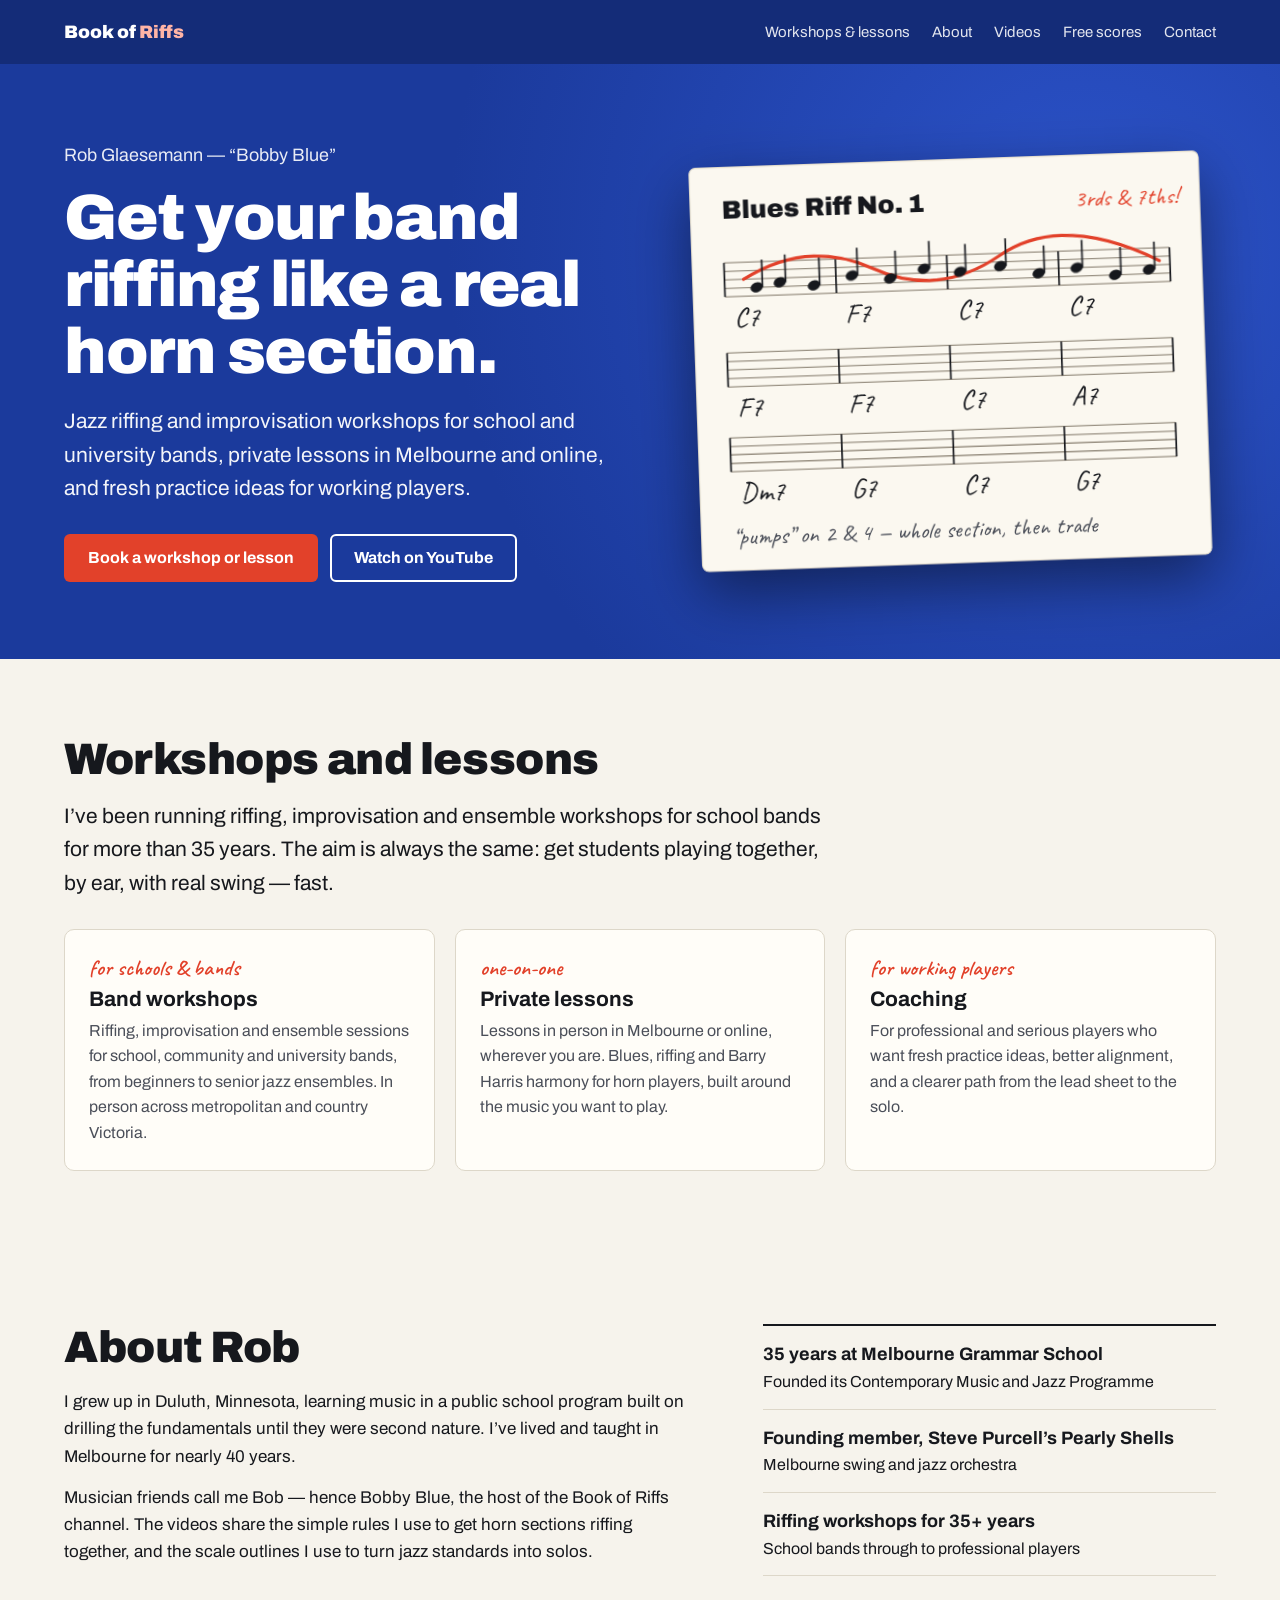
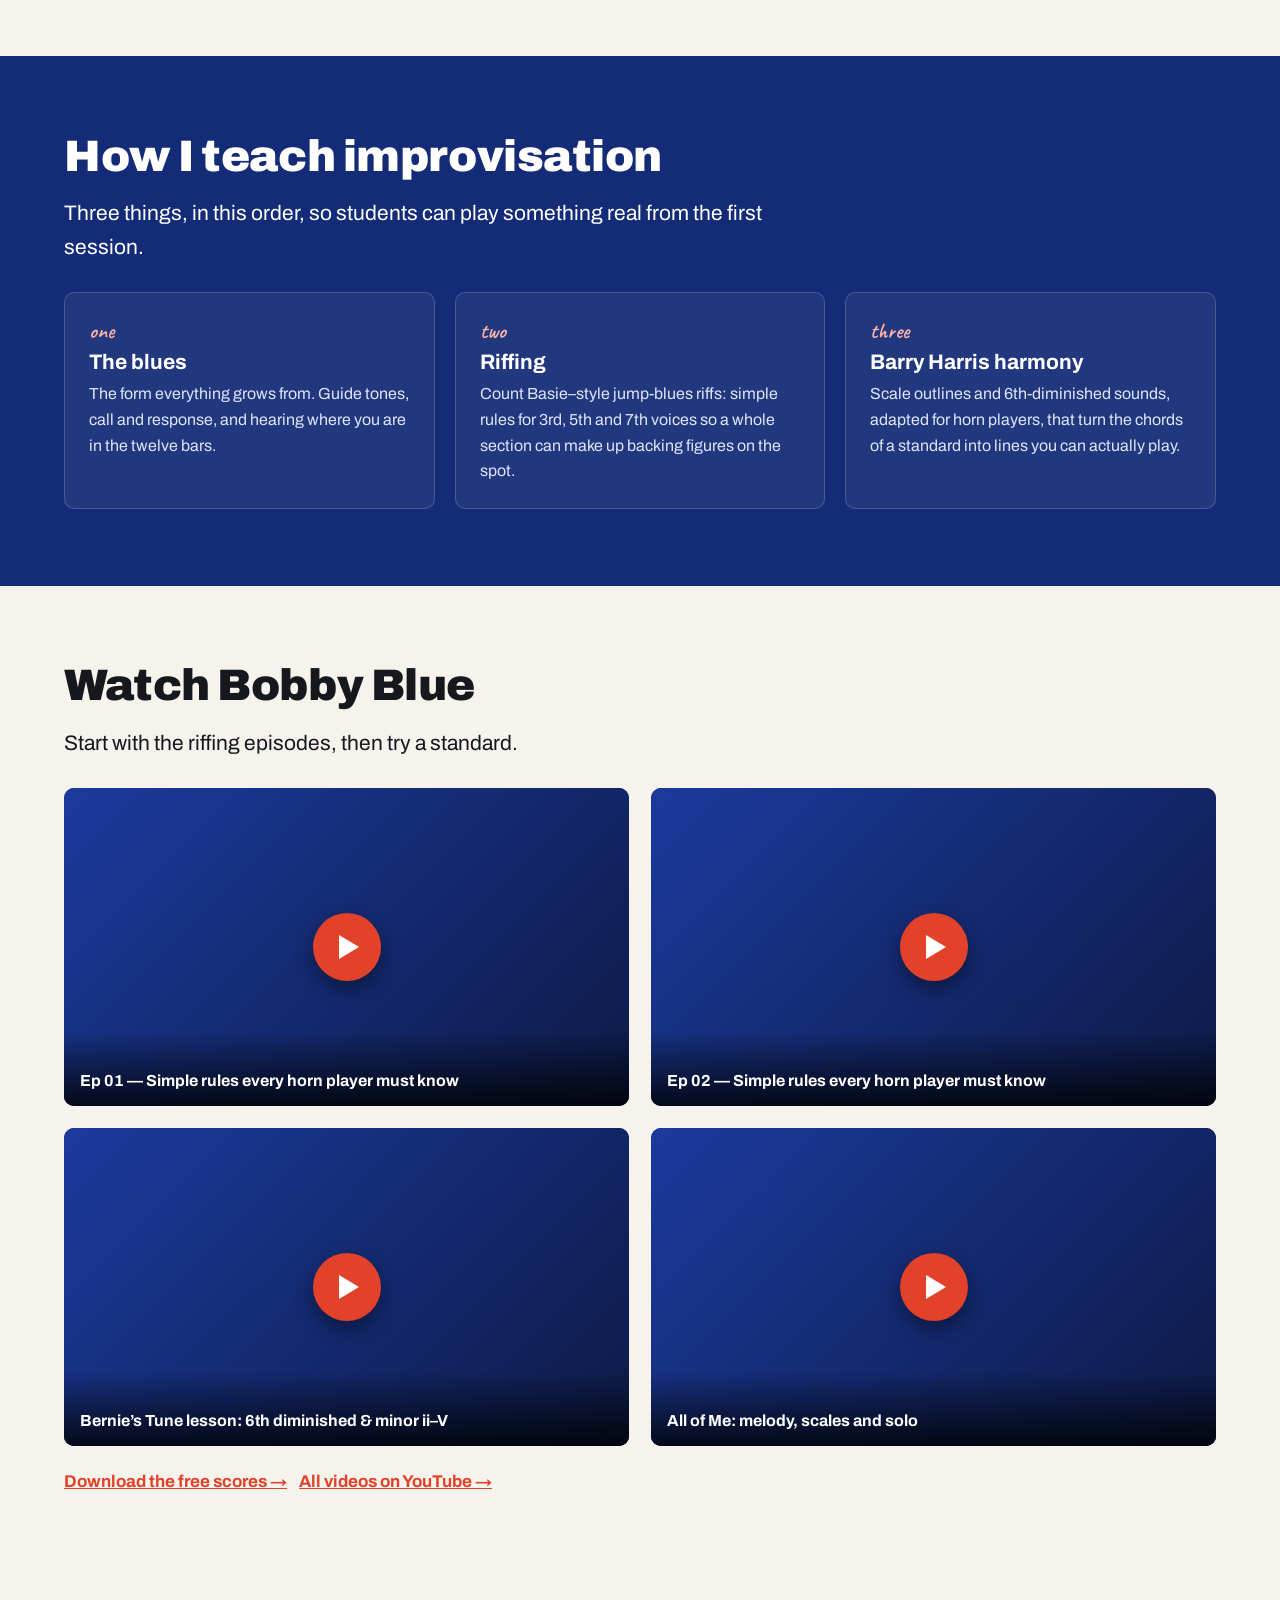
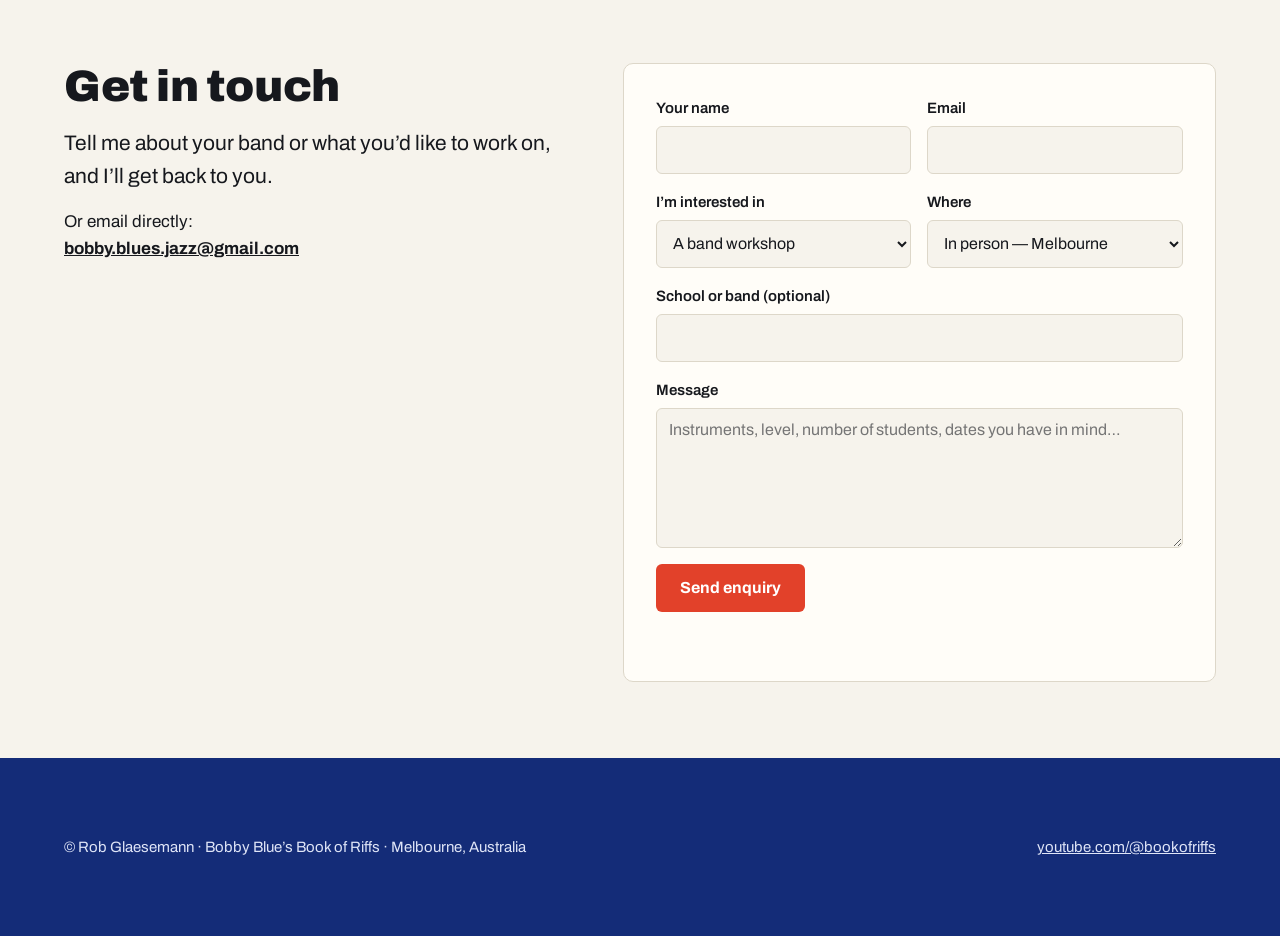
<file: index.html>
<!DOCTYPE html>
<html lang="en">
<head>
<meta charset="utf-8">
<meta name="viewport" content="width=device-width, initial-scale=1">
<title>Book of Riffs</title>
<meta name="description" content="Rob Glaesemann (Bobby Blue) — jazz riffing and improvisation workshops for school bands, private lessons in Melbourne and online, and coaching for working horn players.">
<link rel="preconnect" href="https://fonts.googleapis.com">
<link rel="preconnect" href="https://fonts.gstatic.com" crossorigin>
<link href="https://fonts.googleapis.com/css2?family=Archivo:wght@400;500;700;900&family=Caveat:wght@600&display=swap" rel="stylesheet">
<link rel="stylesheet" href="/style.css">
</head>
<body>

<nav aria-label="Main">
  <div class="wrap">
    <a class="brand" href="#top">Book of <span>Riffs</span></a>
    <a class="l" href="#offer">Workshops &amp; lessons</a>
    <a class="l" href="#about">About</a>
    <a class="l" href="#videos">Videos</a>
    <a class="l" href="/scores/">Free scores</a>
    <a class="l" href="#contact">Contact</a>
  </div>
</nav>

<header class="hero band" id="top">
  <div class="wrap">
    <div>
      <div class="who">Rob Glaesemann — “Bobby Blue”</div>
      <h1>Get your band riffing like a real horn section.</h1>
      <p class="lede">Jazz riffing and improvisation workshops for school and university bands, private lessons in Melbourne and online, and fresh practice ideas for working players.</p>
      <div class="btns">
        <a class="btn red" href="#contact">Book a workshop or lesson</a>
        <a class="btn ghost" href="https://www.youtube.com/@bookofriffs">Watch on YouTube</a>
      </div>
    </div>
    <div class="sheet" aria-hidden="true">
      <svg viewBox="0 0 500 400" role="img">
        <rect x="10" y="10" width="480" height="380" rx="6" fill="#fbf8f0"/>
        <rect x="10" y="10" width="480" height="380" rx="6" fill="none" stroke="#e3dccb"/>
        <text x="40" y="58" font-family="Archivo" font-weight="900" font-size="24" fill="#16181d">Blues Riff No. 1</text>
        <text x="470" y="58" text-anchor="end" font-family="Caveat" font-size="22" fill="#e2412a">3rds &amp; 7ths!</text>
        <g id="staves" stroke="#9a9284" stroke-width="1.2"></g>
        <g id="bars" stroke="#16181d" stroke-width="1.6"></g>
        <g id="chords" font-family="Caveat" font-size="26" fill="#16181d"></g>
        <path class="riff" d="M58 116 Q120 80 180 110 T300 102 T450 112" fill="none" stroke="#e2412a" stroke-width="3" stroke-linecap="round"/>
        <g id="notes"></g>
        <text x="40" y="366" font-family="Caveat" font-size="22" fill="#4b4f59">“pumps” on 2 &amp; 4 — whole section, then trade</text>
      </svg>
    </div>
  </div>
</header>

<main>
<section class="band" id="offer">
  <div class="wrap">
    <h2>Workshops and lessons</h2>
    <p class="lede">I’ve been running riffing, improvisation and ensemble workshops for school bands for more than 35 years. The aim is always the same: get students playing together, by ear, with real swing — fast.</p>
    <div class="grid3">
      <div class="card"><span class="tag">for schools &amp; bands</span><h3>Band workshops</h3><p>Riffing, improvisation and ensemble sessions for school, community and university bands, from beginners to senior jazz ensembles. In person across metropolitan and country Victoria.</p></div>
      <div class="card"><span class="tag">one-on-one</span><h3>Private lessons</h3><p>Lessons in person in Melbourne or online, wherever you are. Blues, riffing and Barry Harris harmony for horn players, built around the music you want to play.</p></div>
      <div class="card"><span class="tag">for working players</span><h3>Coaching</h3><p>For professional and serious players who want fresh practice ideas, better alignment, and a clearer path from the lead sheet to the solo.</p></div>
    </div>
  </div>
</section>

<section class="band about" id="about">
  <div class="wrap">
    <div>
      <h2>About Rob</h2>
      <p>I grew up in Duluth, Minnesota, learning music in a public school program built on drilling the fundamentals until they were second nature. I’ve lived and taught in Melbourne for nearly 40 years.</p>
      <p>Musician friends call me Bob — hence Bobby Blue, the host of the Book of Riffs channel. The videos share the simple rules I use to get horn sections riffing together, and the scale outlines I use to turn jazz standards into solos.</p>
    </div>
    <ul class="facts">
      <li><b>35 years at Melbourne Grammar School</b>Founded its Contemporary Music and Jazz Programme</li>
      <li><b>Founding member, Steve Purcell’s Pearly Shells</b>Melbourne swing and jazz orchestra</li>
      <li><b>Riffing workshops for 35+ years</b>School bands through to professional players</li>
    </ul>
  </div>
</section>

<section class="band method" id="method">
  <div class="wrap">
    <h2>How I teach improvisation</h2>
    <p class="lede">Three things, in this order, so students can play something real from the first session.</p>
    <div class="grid3">
      <div class="card"><span class="tag">one</span><h3>The blues</h3><p>The form everything grows from. Guide tones, call and response, and hearing where you are in the twelve bars.</p></div>
      <div class="card"><span class="tag">two</span><h3>Riffing</h3><p>Count Basie–style jump-blues riffs: simple rules for 3rd, 5th and 7th voices so a whole section can make up backing figures on the spot.</p></div>
      <div class="card"><span class="tag">three</span><h3>Barry Harris harmony</h3><p>Scale outlines and 6th-diminished sounds, adapted for horn players, that turn the chords of a standard into lines you can actually play.</p></div>
    </div>
  </div>
</section>

<section class="band" id="videos">
  <div class="wrap">
    <h2>Watch Bobby Blue</h2>
    <p class="lede">Start with the riffing episodes, then try a standard.</p>
    <div class="vids" id="vids"></div>
    <p class="more"><a href="/scores/">Download the free scores →</a> &nbsp; <a href="https://www.youtube.com/@bookofriffs">All videos on YouTube →</a></p>
  </div>
</section>

<section class="band contact" id="contact">
  <div class="wrap">
    <div>
      <h2>Get in touch</h2>
      <p class="lede">Tell me about your band or what you’d like to work on, and I’ll get back to you.</p>
      <p>Or email directly:<br><a class="mail" href="mailto:bobby.blues.jazz@gmail.com">bobby.blues.jazz@gmail.com</a></p>
    </div>
    <form id="form" novalidate>
      <div class="row">
        <label>Your name<input id="f-name" name="name" autocomplete="name" required></label>
        <label>Email<input id="f-email" name="email" type="email" autocomplete="email" required></label>
      </div>
      <div class="row">
        <label>I’m interested in
          <select id="f-type" name="type">
            <option>A band workshop</option>
            <option>Private lessons</option>
            <option>Coaching</option>
            <option>Something else</option>
          </select>
        </label>
        <label>Where
          <select id="f-where" name="where">
            <option>In person — Melbourne</option>
            <option>In person — regional Victoria</option>
            <option>Online</option>
            <option>Not sure yet</option>
          </select>
        </label>
      </div>
      <label>School or band (optional)<input id="f-org" name="organisation" autocomplete="organization"></label>
      <label>Message<textarea id="f-msg" name="message" required placeholder="Instruments, level, number of students, dates you have in mind…"></textarea></label>
      <div class="btns"><button class="btn red" type="submit">Send enquiry</button></div>
      <p class="status" id="status" role="status"></p>
    </form>
  </div>
</section>
</main>

<footer class="band">
  <div class="wrap">
    <span>© Rob Glaesemann · Bobby Blue’s Book of Riffs · Melbourne, Australia</span>
    <a href="https://www.youtube.com/@bookofriffs">youtube.com/@bookofriffs</a>
  </div>
</footer>

<script>
{
  // Set this to your Formspree address (https://formspree.io/f/xxxxxx) to receive enquiries by email.
  const FORM_ENDPOINT = "";
  const EMAIL = "bobby.blues.jazz@gmail.com";

  const videos = [
    ["KukQGmvKd0s", "Ep 01 — Simple rules every horn player must know"],
    ["0SwxSSV2FsI", "Ep 02 — Simple rules every horn player must know"],
    ["NE4QamtaoK8", "Bernie’s Tune lesson: 6th diminished & minor ii–V"],
    ["kQYgnnMEBUM", "All of Me: melody, scales and solo"]
  ];

  // Sheet music drawing
  const ns = "http://www.w3.org/2000/svg";
  const el = (t, a) => { const e = document.createElementNS(ns, t); for (const k in a) e.setAttribute(k, a[k]); return e; };
  const staves = document.getElementById("staves"), bars = document.getElementById("bars"),
        chords = document.getElementById("chords"), notes = document.getElementById("notes");
  const rows = [140, 225, 305];
  const prog = [["C7","F7","C7","C7"],["F7","F7","C7","A7"],["Dm7","G7","C7","G7"]];
  rows.forEach((y, r) => {
    for (let i = 0; i < 5; i++) staves.appendChild(el("line", {x1: 40, x2: 460, y1: y - 40 + i * 8, y2: y - 40 + i * 8}));
    for (let b = 0; b <= 4; b++) bars.appendChild(el("line", {x1: 40 + b * 105, x2: 40 + b * 105, y1: y - 40, y2: y - 8}));
    prog[r].forEach((c, b) => { const t = el("text", {x: 48 + b * 105, y: y + 20}); t.textContent = c; chords.appendChild(t); });
  });
  const riff = [[70,124],[92,120],[124,124],[160,116],[196,120],[228,112],[262,116],[300,112],[336,120],[372,116],[408,124],[440,120]];
  riff.forEach(([x, y], i) => {
    const g = el("g", {class: "nh", style: `animation-delay:${0.6 + i * 0.12}s`});
    g.appendChild(el("ellipse", {cx: x, cy: y, rx: 6, ry: 4.6, fill: "#16181d", transform: `rotate(-20 ${x} ${y})`}));
    g.appendChild(el("line", {x1: x + 5.5, x2: x + 5.5, y1: y, y2: y - 26, stroke: "#16181d", "stroke-width": 1.6}));
    notes.appendChild(g);
  });

  // Click-to-play videos (keeps the page fast; YouTube loads only when asked)
  const vids = document.getElementById("vids");
  vids.innerHTML = videos.map(([id, t]) =>
    `<button class="vid" data-id="${id}" aria-label="Play: ${t}"><span class="bg"></span><img alt="" loading="lazy" src="https://i.ytimg.com/vi/${id}/hqdefault.jpg" onerror="this.remove()"><span class="play"></span><span class="cap">${t}</span></button>`
  ).join("");
  vids.addEventListener("click", e => {
    const b = e.target.closest(".vid"); if (!b || b.querySelector("iframe")) return;
    const f = document.createElement("iframe");
    f.src = `https://www.youtube-nocookie.com/embed/${b.dataset.id}?autoplay=1`;
    f.allow = "autoplay; encrypted-media; picture-in-picture"; f.allowFullscreen = true;
    f.title = b.querySelector(".cap").textContent;
    b.appendChild(f);
  });

  // Contact form
  const form = document.getElementById("form"), status = document.getElementById("status");
  const v = id => document.getElementById(id).value.trim();
  form.addEventListener("submit", async e => {
    e.preventDefault();
    status.className = "status";
    if (!v("f-name") || !/^\S+@\S+\.\S+$/.test(v("f-email")) || !v("f-msg")) {
      status.textContent = "Please add your name, a valid email and a message."; status.classList.add("err"); return;
    }
    const data = {name: v("f-name"), email: v("f-email"), type: v("f-type"), where: v("f-where"), organisation: v("f-org"), message: v("f-msg")};
    if (FORM_ENDPOINT) {
      status.textContent = "Sending…";
      try {
        const r = await fetch(FORM_ENDPOINT, {method: "POST", headers: {"Content-Type": "application/json", Accept: "application/json"}, body: JSON.stringify(data)});
        if (!r.ok) throw 0;
        form.reset(); status.textContent = "Thanks — your enquiry is on its way. I’ll reply soon."; status.classList.add("ok");
      } catch {
        status.innerHTML = `That didn’t send. Please email <a href="mailto:${EMAIL}">${EMAIL}</a>.`; status.classList.add("err");
      }
    } else {
      const body = `Name: ${data.name}\nEmail: ${data.email}\nInterested in: ${data.type}\nWhere: ${data.where}\nSchool/band: ${data.organisation}\n\n${data.message}`;
      status.innerHTML = `Opening your email app… if nothing happens, email <a href="mailto:${EMAIL}">${EMAIL}</a>.`;
      location.href = `mailto:${EMAIL}?subject=${encodeURIComponent("Enquiry: " + data.type)}&body=${encodeURIComponent(body)}`;
    }
  });
}
</script>
</body>
</html>
</file>
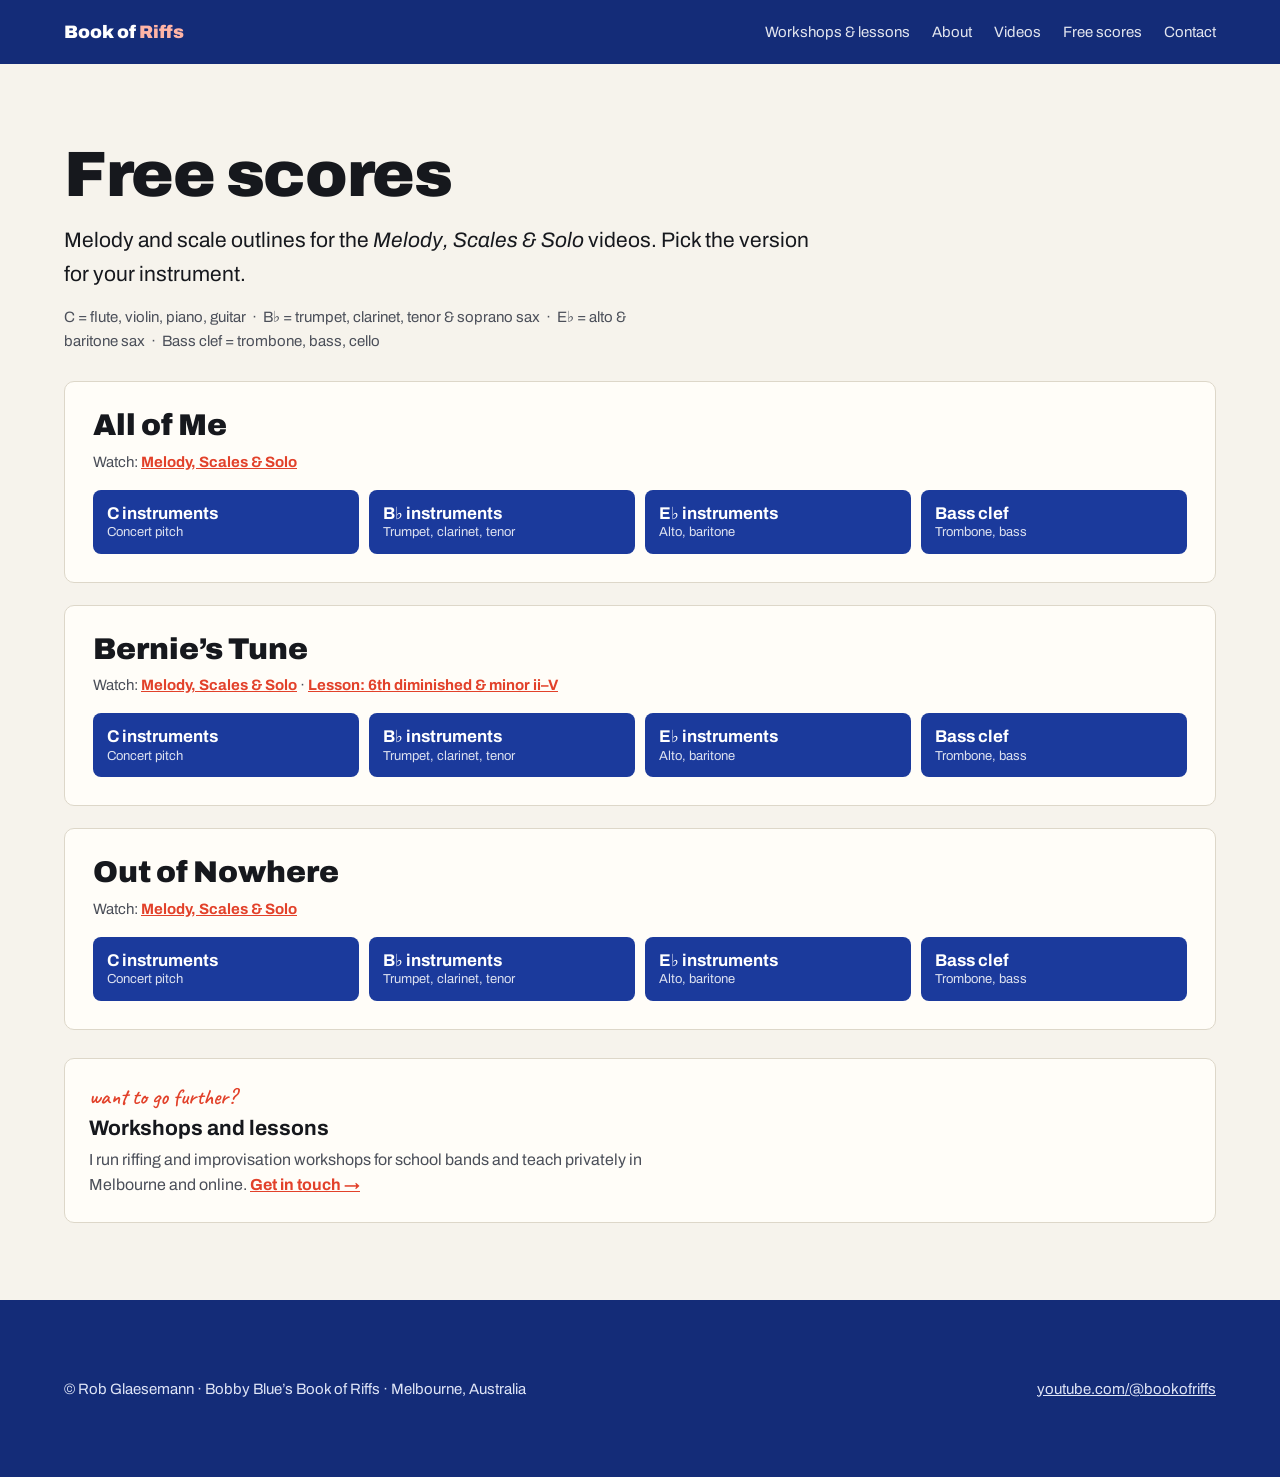
<file: scores/index.html>
<!DOCTYPE html>
<html lang="en">
<head>
<meta charset="utf-8">
<meta name="viewport" content="width=device-width, initial-scale=1">
<title>Free scores · Book of Riffs</title>
<meta name="description" content="Free melody and Barry Harris scale-outline PDFs for the Bobby Blue's Book of Riffs videos, in C, B♭, E♭ and bass clef.">
<link rel="preconnect" href="https://fonts.googleapis.com">
<link rel="preconnect" href="https://fonts.gstatic.com" crossorigin>
<link href="https://fonts.googleapis.com/css2?family=Archivo:wght@400;500;700;900&family=Caveat:wght@600&display=swap" rel="stylesheet">
<link rel="stylesheet" href="/style.css">
</head>
<body>
<nav aria-label="Main">
  <div class="wrap">
    <a class="brand" href="/">Book of <span>Riffs</span></a>
    <a class="l" href="/#offer">Workshops &amp; lessons</a>
    <a class="l" href="/#about">About</a>
    <a class="l" href="/#videos">Videos</a>
    <a class="l" href="/scores/">Free scores</a>
    <a class="l" href="/#contact">Contact</a>
  </div>
</nav>

<main class="band">
  <div class="wrap">
    <h1>Free scores</h1>
    <p class="lede" style="margin-top:16px">Melody and scale outlines for the <em>Melody, Scales &amp; Solo</em> videos. Pick the version for your instrument.</p>
    <p style="color:var(--soft);font-size:15px">C = flute, violin, piano, guitar &nbsp;·&nbsp; B♭ = trumpet, clarinet, tenor &amp; soprano sax &nbsp;·&nbsp; E♭ = alto &amp; baritone sax &nbsp;·&nbsp; Bass clef = trombone, bass, cello</p>

    <div class="tunes" id="tunes"></div>

    <div class="card" style="margin-top:28px">
      <span class="tag" style="font:600 22px Caveat,cursive;color:var(--red)">want to go further?</span>
      <h3>Workshops and lessons</h3>
      <p>I run riffing and improvisation workshops for school bands and teach privately in Melbourne and online. <a href="/#contact" style="color:var(--red);font-weight:700">Get in touch →</a></p>
    </div>
  </div>
</main>

<footer class="band">
  <div class="wrap">
    <span>© Rob Glaesemann · Bobby Blue’s Book of Riffs · Melbourne, Australia</span>
    <a href="https://www.youtube.com/@bookofriffs">youtube.com/@bookofriffs</a>
  </div>
</footer>

<script>
{
  const yt = id => `https://www.youtube.com/watch?v=${id}`;
  const tunes = [
    {slug: "all-of-me", name: "All of Me", videos: [["Melody, Scales & Solo", "kQYgnnMEBUM"]]},
    {slug: "bernies-tune", name: "Bernie’s Tune", videos: [["Melody, Scales & Solo", "RsQesgpHdhk"], ["Lesson: 6th diminished & minor ii–V", "NE4QamtaoK8"]]},
    {slug: "out-of-nowhere", name: "Out of Nowhere", videos: [["Melody, Scales & Solo", "TZeUMwIJYHA"]]}
  ];
  const keys = [["c", "C instruments", "Concert pitch"], ["bb", "B♭ instruments", "Trumpet, clarinet, tenor"], ["eb", "E♭ instruments", "Alto, baritone"], ["bass", "Bass clef", "Trombone, bass"]];
  document.getElementById("tunes").innerHTML = tunes.map(t => `
    <section class="tune" id="${t.slug}">
      <h3>${t.name}</h3>
      <p class="vlinks">Watch: ${t.videos.map(([label, id]) => `<a href="${yt(id)}">${label}</a>`).join(" · ")}</p>
      <div class="keys">${keys.map(([k, label, sub]) => `<a href="/scores/${t.slug}-${k}.pdf" data-goatcounter-click="pdf-${t.slug}-${k}">${label}<small>${sub}</small></a>`).join("")}</div>
    </section>`).join("");
}
</script>
</body>
</html>
</file>
<file: style.css>
/* VOICE: warm, direct, a working musician talking to students and band directors
   IDEA: a page from a band book — the riff sheet on the stand
   PICTURE: a hand-marked 12-bar blues lead sheet with a riff written over it
   COLOUR and TYPE: blues cobalt field, paper, one red pencil accent; Archivo + Caveat for handwriting
   LAYOUT: blue hero band with the sheet, then offer, about, method, videos, contact */
:root{color-scheme:light dark;
--blue:#1b3a9c;--blue2:#142c78;--paper:light-dark(#f6f3ec,#15171c);--card:light-dark(#fffdf8,#1e2128);
--ink:light-dark(#16181d,#eceae4);--soft:light-dark(#4b4f59,#b5b8bf);--red:#e2412a;--line:light-dark(#ddd7c9,#2e323b)}
:root[data-theme=light]{color-scheme:light}:root[data-theme=dark]{color-scheme:dark}
*{box-sizing:border-box;min-width:0}
html{scroll-behavior:smooth;scroll-padding-top:72px}
body{margin:0;background:var(--paper);color:var(--ink);font:17px/1.6 Archivo,system-ui,sans-serif;overflow-x:clip}
a{color:inherit}
.band{padding:clamp(40px,6vw,88px) max(5vw,16px)}
.wrap{max-width:1180px;margin:0 auto}
h1,h2,h3{line-height:1.05;text-wrap:balance;margin:0}
h1{font-size:clamp(38px,6vw,64px);font-weight:900;letter-spacing:-.02em}
h2{font-size:clamp(30px,4vw,44px);font-weight:900;letter-spacing:-.01em;margin-bottom:18px}
h3{font-size:21px;font-weight:700;margin-bottom:8px}
p{margin:0 0 14px;max-width:64ch}
.lede{font-size:clamp(18px,2vw,21px)}
/* nav */
nav{position:sticky;top:0;z-index:5;background:var(--blue2);color:#fff}
nav .wrap{display:flex;flex-wrap:wrap;align-items:center;gap:6px 22px;padding:12px max(5vw,16px);max-width:none}
nav .brand{font-weight:900;font-size:18px;text-decoration:none;margin-right:auto}
nav .brand span{color:#ffb4a6}
nav a.l{text-decoration:none;font-size:15px;opacity:.88;padding:8px 0}
nav a.l:hover{opacity:1;text-decoration:underline}
/* hero */
.hero{background:var(--blue);color:#fff;background-image:radial-gradient(circle at 85% 30%,#2b52c9 0,transparent 55%)}
.hero .wrap{display:grid;grid-template-columns:minmax(0,1.05fr) minmax(0,1fr);gap:clamp(28px,5vw,64px);align-items:center}
.hero .who{font-size:18px;opacity:.9;margin-bottom:14px}
.hero p.lede{opacity:.95;margin:20px 0 28px}
.btns{display:flex;flex-wrap:wrap;gap:12px}
.btn{display:inline-flex;align-items:center;justify-content:center;min-height:48px;padding:0 22px;border-radius:6px;font:700 16px Archivo,sans-serif;text-decoration:none;border:2px solid transparent;cursor:pointer}
.btn.red{background:var(--red);color:#fff}
.btn.red:hover{background:#c8331e}
.btn.ghost{border-color:#fff;color:#fff;background:transparent}
.btn.ghost:hover{background:#ffffff1a}
.btn:focus-visible,input:focus-visible,select:focus-visible,textarea:focus-visible,.vid:focus-visible{outline:3px solid #ffb4a6;outline-offset:2px}
.sheet{position:relative;aspect-ratio:5/4;transform:rotate(-2deg);filter:drop-shadow(0 22px 30px #0007)}
.sheet svg{width:100%;height:100%;display:block}
@media (prefers-reduced-motion:no-preference){.sheet .riff{stroke-dasharray:900;stroke-dashoffset:900;animation:draw 2.4s .4s ease-out forwards}.sheet .nh{opacity:0;animation:pop .3s forwards}}
@keyframes draw{to{stroke-dashoffset:0}}@keyframes pop{to{opacity:1}}
/* offer */
.grid3{display:grid;grid-template-columns:repeat(3,minmax(0,1fr));gap:20px;margin-top:28px}
.card{background:var(--card);border:1px solid var(--line);border-radius:10px;padding:24px}
.card p{color:var(--soft);font-size:16px;margin:0}
.card .tag{font:600 22px Caveat,cursive;color:var(--red);display:block;margin-bottom:6px}
/* about */
.about .wrap{display:grid;grid-template-columns:minmax(0,1.4fr) minmax(0,1fr);gap:clamp(24px,5vw,64px);align-items:start}
.facts{list-style:none;margin:0;padding:0;border-top:2px solid var(--ink)}
.facts li{padding:14px 0;border-bottom:1px solid var(--line);font-size:16px}
.facts b{display:block;font-size:18px}
/* method */
.method{background:var(--blue2);color:#fff}
.method .grid3 .card{background:#ffffff0f;border-color:#ffffff2a}
.method .card p{color:#dfe5f7}
.method .card .tag{color:#ffb4a6}
/* videos */
.vids{display:grid;grid-template-columns:repeat(2,minmax(0,1fr));gap:22px;margin-top:28px}
.vid{position:relative;display:block;width:100%;aspect-ratio:16/9;border:0;border-radius:10px;overflow:hidden;cursor:pointer;background:#0d1a46;color:#fff;text-align:left;padding:0;font:inherit}
.vid .bg{position:absolute;inset:0;background:linear-gradient(135deg,#1b3a9c,#0d1a46)}
.vid img{position:absolute;inset:0;width:100%;height:100%;object-fit:cover;opacity:.75}
.vid .play{position:absolute;left:50%;top:50%;width:68px;height:68px;margin:-34px 0 0 -34px;border-radius:50%;background:var(--red);display:grid;place-items:center;box-shadow:0 8px 20px #0006}
.vid .play::after{content:"";border-left:20px solid #fff;border-top:12px solid transparent;border-bottom:12px solid transparent;margin-left:5px}
.vid .cap{position:absolute;left:0;right:0;bottom:0;padding:40px 16px 14px;background:linear-gradient(transparent,#000c);font-weight:700;font-size:16px;line-height:1.3}
.vid iframe{position:absolute;inset:0;width:100%;height:100%;border:0}
.more{margin-top:22px}
.more a{font-weight:700;color:var(--red)}
/* contact */
.contact .wrap{display:grid;grid-template-columns:minmax(0,1fr) minmax(0,1.2fr);gap:clamp(24px,5vw,64px)}
form{display:grid;gap:16px;background:var(--card);border:1px solid var(--line);border-radius:10px;padding:clamp(20px,3vw,32px)}
.row{display:grid;grid-template-columns:repeat(2,minmax(0,1fr));gap:16px}
label{display:grid;gap:6px;font-weight:600;font-size:15px}
input,select,textarea{font:16px Archivo,sans-serif;color:var(--ink);background:var(--paper);border:1px solid var(--line);border-radius:6px;padding:12px;min-height:48px;width:100%}
textarea{min-height:140px;resize:vertical}
.status{font-size:15px;margin:0;min-height:1.4em}
.status.ok{color:#1f7a3f}.status.err{color:var(--red)}
.mail{font-weight:700;overflow-wrap:anywhere}
footer{background:var(--blue2);color:#dfe5f7;font-size:15px}
footer .wrap{display:flex;flex-wrap:wrap;gap:8px 24px;justify-content:space-between}
@media(max-width:860px){.hero .wrap,.about .wrap,.contact .wrap{grid-template-columns:minmax(0,1fr)}.grid3{grid-template-columns:minmax(0,1fr)}.sheet{max-width:520px}}
@media(max-width:600px){.vids,.row{grid-template-columns:minmax(0,1fr)}nav a.l{font-size:14px}}
/* scores page */
.tunes{display:grid;gap:22px;margin-top:28px}
.tune{background:var(--card);border:1px solid var(--line);border-radius:10px;padding:clamp(20px,3vw,28px);scroll-margin-top:80px}
.tune h3{font-size:clamp(24px,3vw,30px);font-weight:900}
.tune .vlinks{font-size:15px;color:var(--soft);margin:6px 0 16px}
.tune .vlinks a{color:var(--red);font-weight:700}
.keys{display:grid;grid-template-columns:repeat(4,minmax(0,1fr));gap:10px}
.keys a{display:flex;flex-direction:column;justify-content:center;min-height:64px;padding:10px 14px;border-radius:8px;background:var(--blue);color:#fff;text-decoration:none;font-weight:700;line-height:1.25}
.keys a small{font-weight:400;font-size:13px;opacity:.85}
.keys a:hover{background:var(--blue2)}
.keys a:focus-visible{outline:3px solid var(--red);outline-offset:2px}
@media(max-width:600px){.keys{grid-template-columns:repeat(2,minmax(0,1fr))}}
</file>
